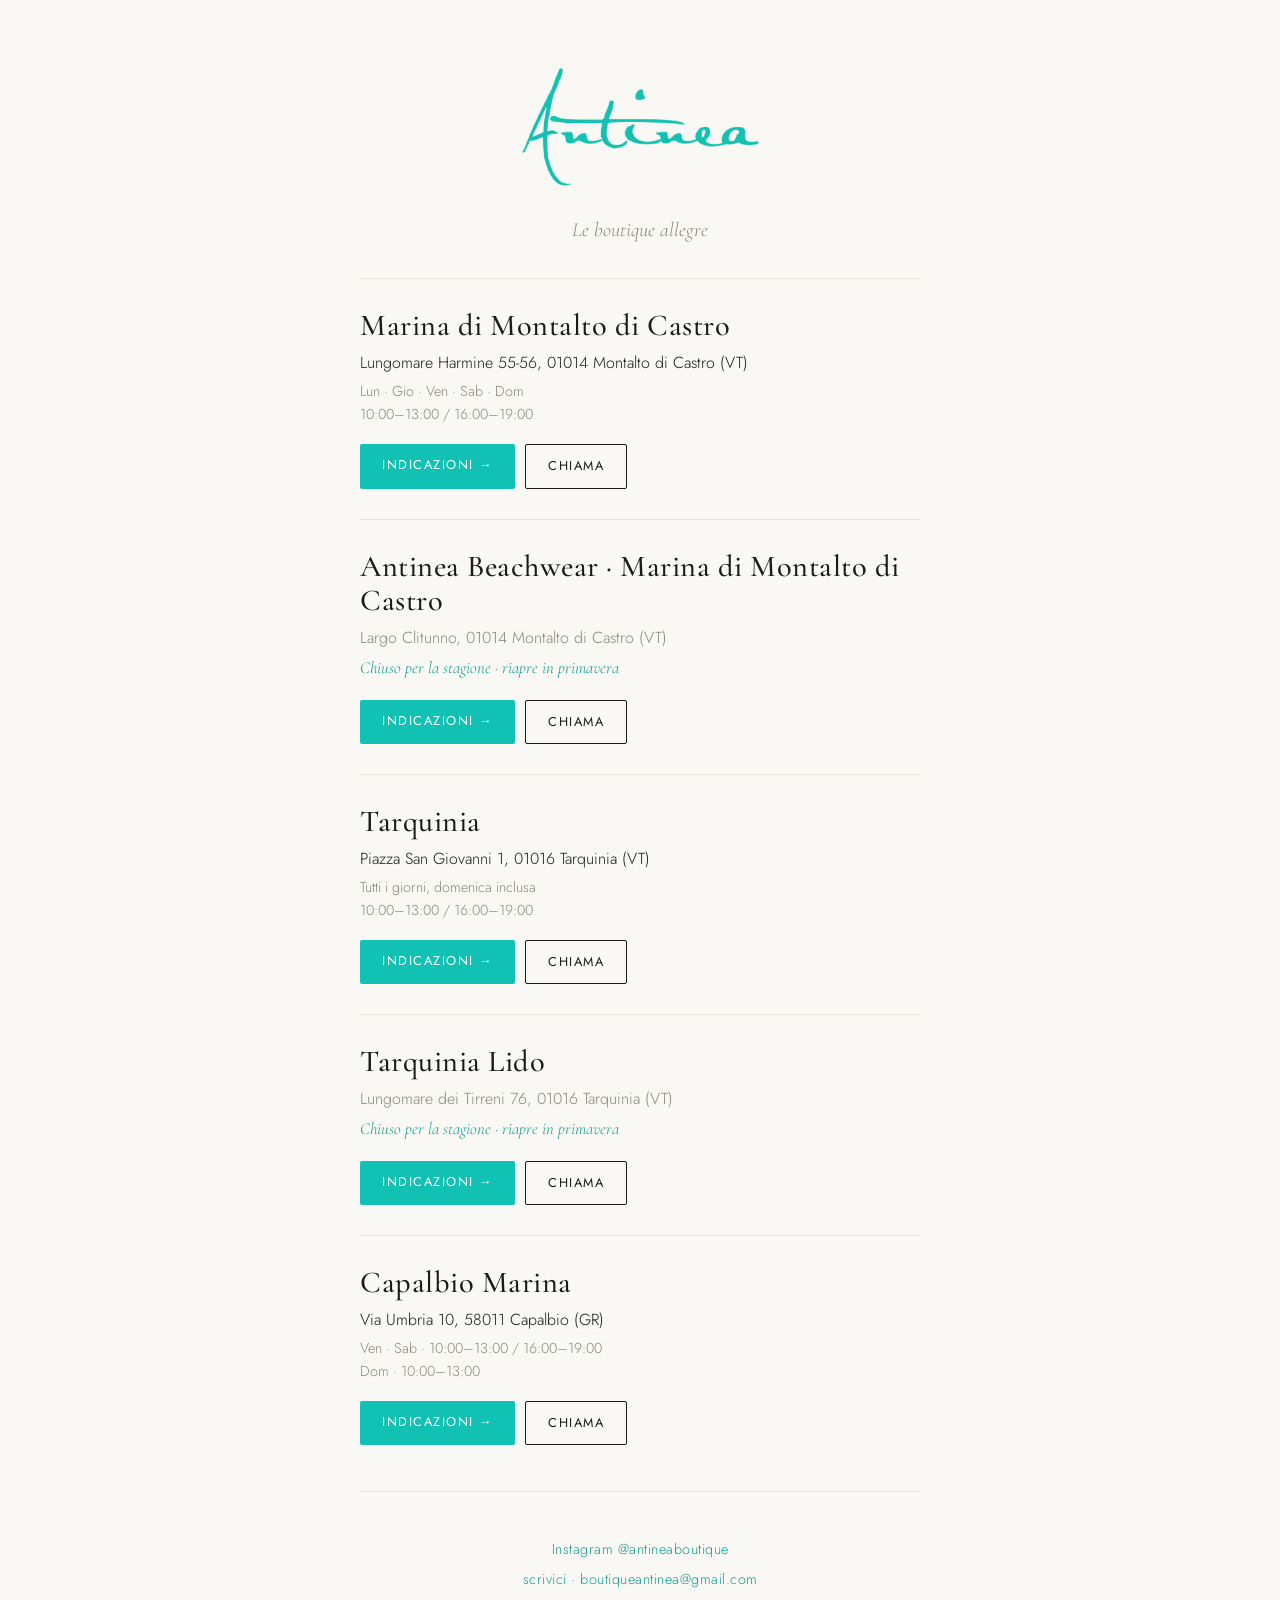
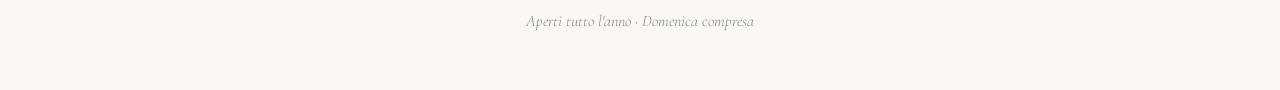
<file: index.html>
<!DOCTYPE html>
<html lang="it">
<head>
  <meta charset="utf-8">
  <meta name="viewport" content="width=device-width, initial-scale=1">
  <title>Antinea Boutique — Le nostre sedi</title>
  <meta name="description" content="Antinea Boutique — indirizzi e indicazioni stradali dei negozi sul mare: Marina di Montalto di Castro, Tarquinia, Tarquinia Lido, Capalbio Scalo.">
  <link rel="preconnect" href="https://fonts.googleapis.com">
  <link rel="preconnect" href="https://fonts.gstatic.com" crossorigin>
  <link href="https://fonts.googleapis.com/css2?family=Cormorant+Garamond:wght@400;500;600&family=Jost:wght@300;400;500&display=swap" rel="stylesheet">
  <link rel="stylesheet" href="stile.css">
</head>
<body>
  <header>
    <img src="img/logo.png" alt="Antinea Boutique" class="logo">
    <p class="sottotitolo">Le boutique allegre</p>
  </header>

  <main id="sedi"><!-- le schede vengono generate da script.js --></main>

  <footer>
    <a class="social" href="https://www.instagram.com/antineaboutique/" target="_blank" rel="noopener">Instagram&nbsp;@antineaboutique</a>
    <a class="social" id="email-link" href="#">scrivici via email</a>
    <p class="nota-footer">Aperti tutto l'anno · Domenica compresa</p>
  </footer>

  <script src="script.js?v=6"></script>
</body>
</html>
</file>
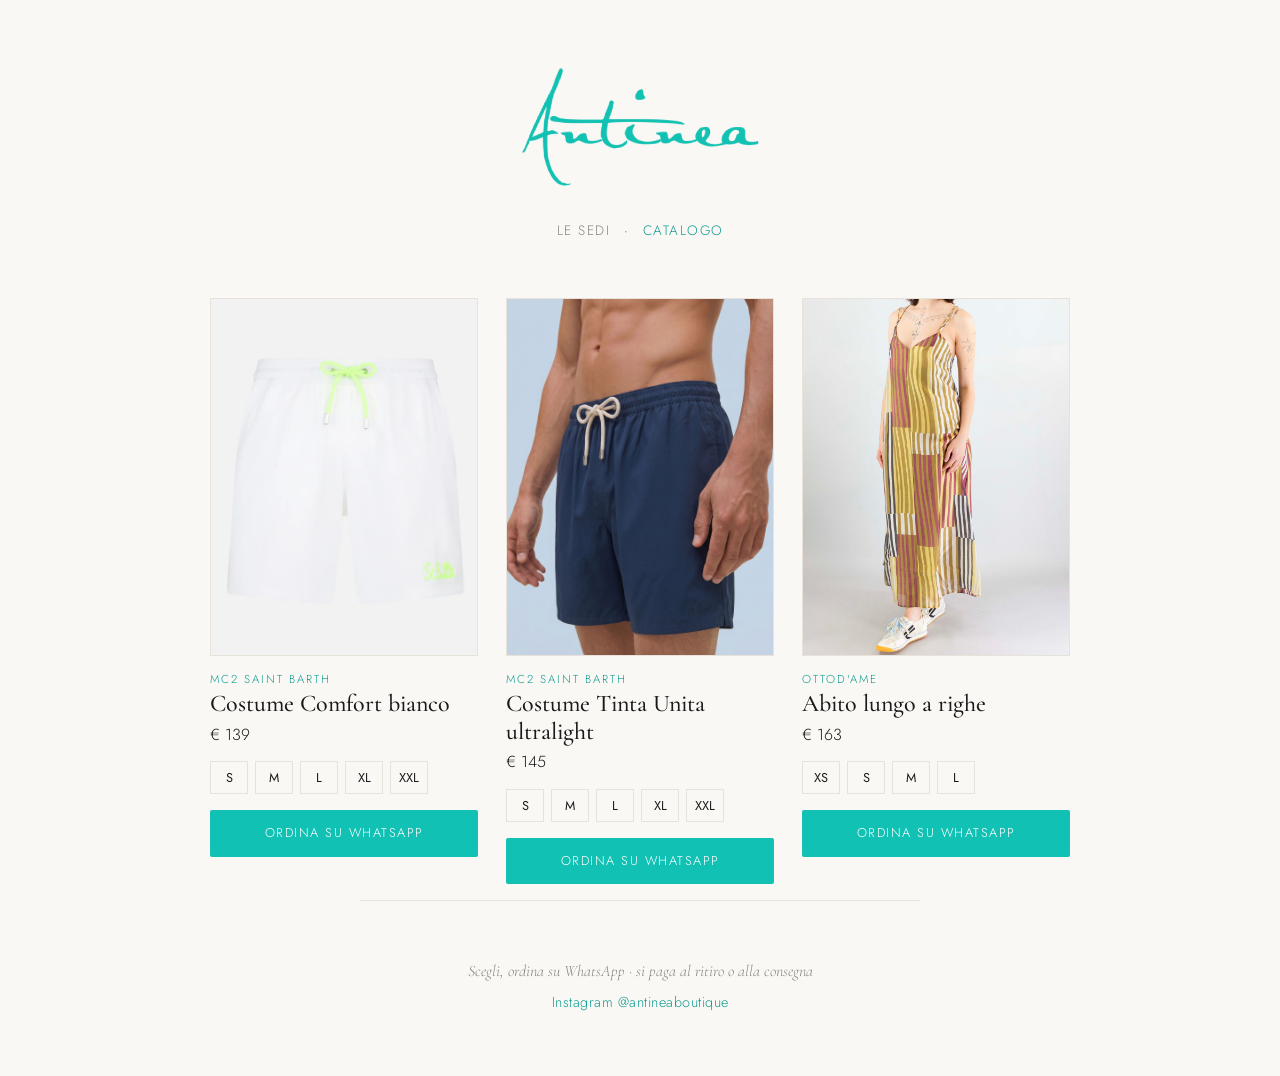
<file: catalogo-disattivato.html>
<!DOCTYPE html>
<html lang="it">
<head>
  <meta charset="utf-8">
  <meta name="viewport" content="width=device-width, initial-scale=1">
  <title>Antinea Boutique — Catalogo</title>
  <meta name="description" content="Catalogo Antinea Boutique: ordina facilmente via WhatsApp. MC2 Saint Barth, Ottod'Ame e altro.">
  <link rel="preconnect" href="https://fonts.googleapis.com">
  <link rel="preconnect" href="https://fonts.gstatic.com" crossorigin>
  <link href="https://fonts.googleapis.com/css2?family=Cormorant+Garamond:wght@400;500;600&family=Jost:wght@300;400;500&display=swap" rel="stylesheet">
  <link rel="stylesheet" href="stile.css">
</head>
<body>
  <header>
    <img src="img/logo.png" alt="Antinea Boutique" class="logo">
    <nav class="menu">
      <a href="index.html">Le sedi</a>
      <span>·</span>
      <a href="catalogo.html" class="attivo">Catalogo</a>
    </nav>
  </header>

  <main id="catalogo" class="griglia-prodotti"><!-- generato da catalogo.js --></main>

  <footer>
    <p class="nota-footer">Scegli, ordina su WhatsApp · si paga al ritiro o alla consegna</p>
    <a class="social" href="https://www.instagram.com/antineaboutique/" target="_blank" rel="noopener">Instagram&nbsp;@antineaboutique</a>
  </footer>

  <script src="catalogo.js"></script>
</body>
</html>
</file>
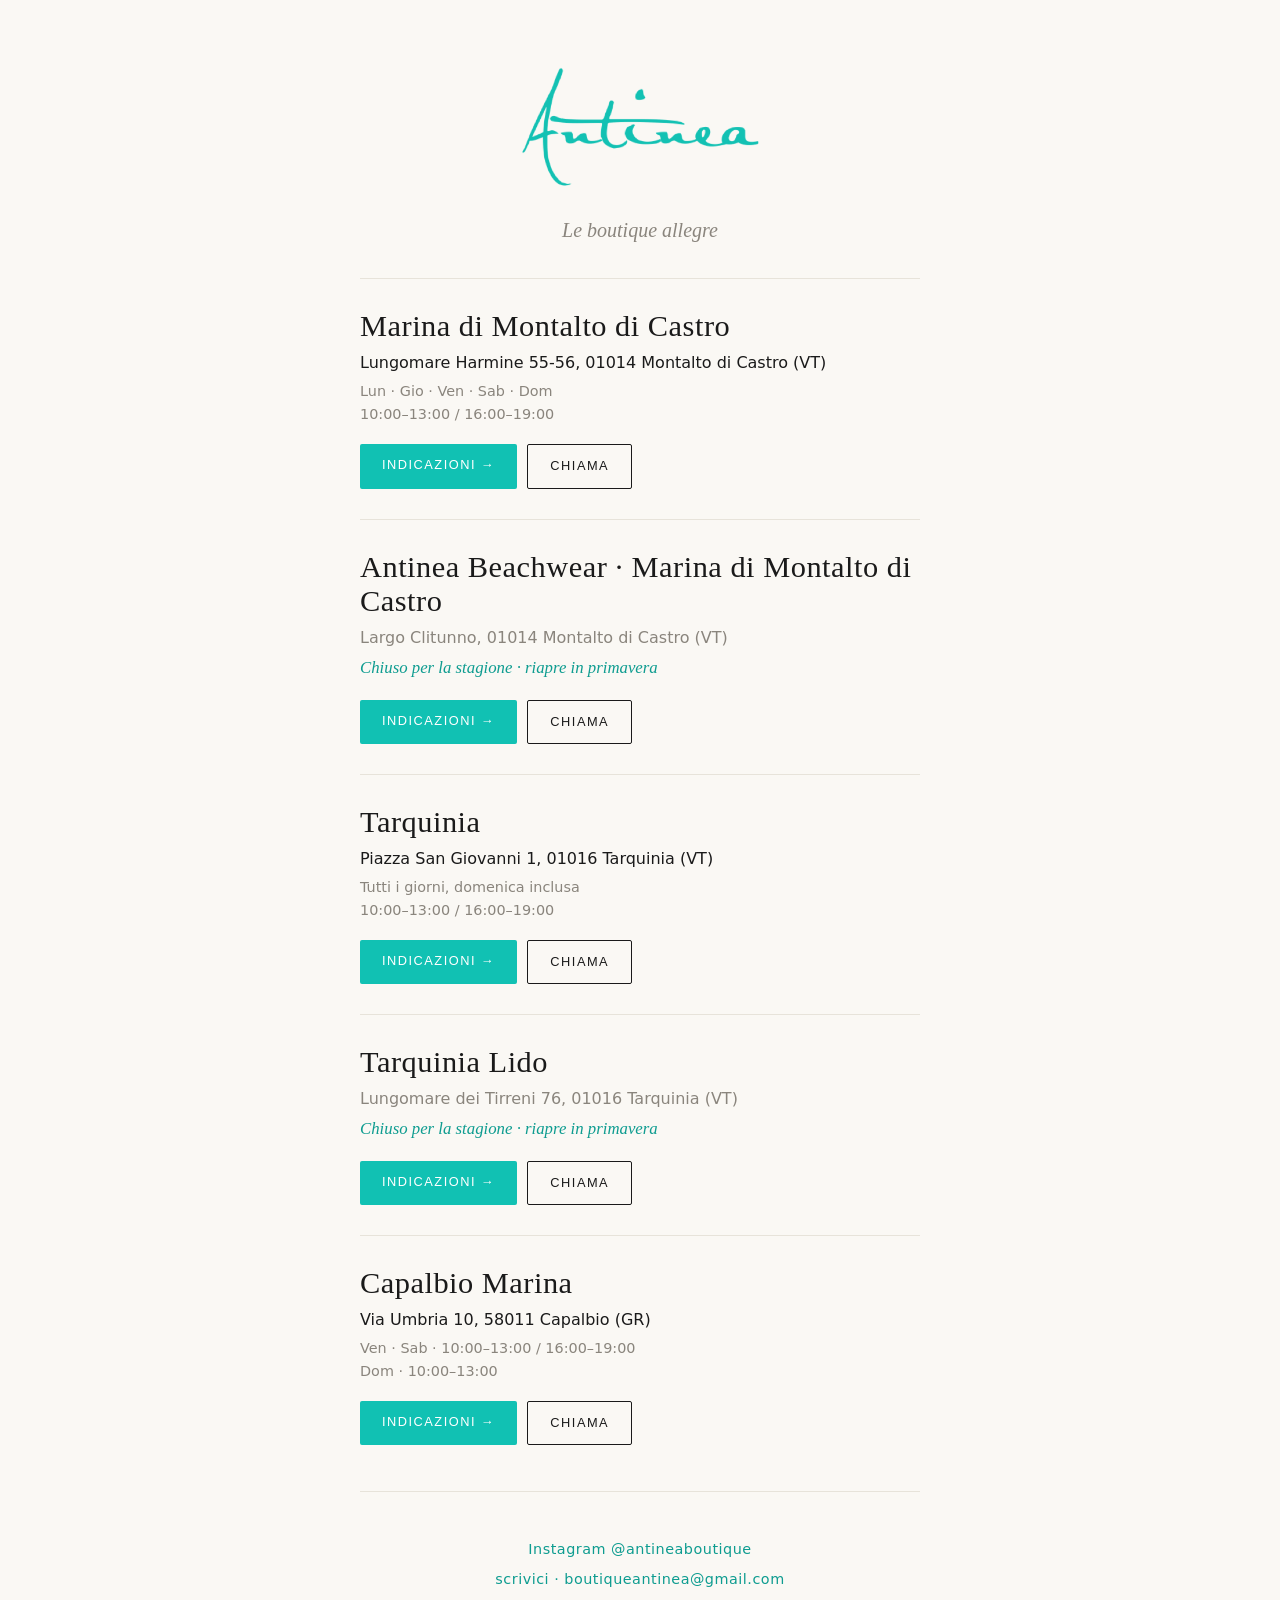
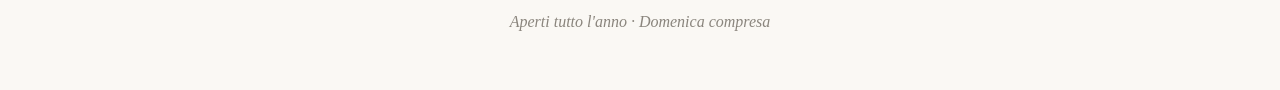
<file: catalogo.html>
<!DOCTYPE html>
<html lang="it">
<head>
  <meta charset="utf-8">
  <!-- Vendita online momentaneamente disattivata: reindirizza alla home -->
  <meta http-equiv="refresh" content="0; url=./">
  <link rel="canonical" href="https://antineaboutique.it/">
  <title>Antinea Boutique</title>
</head>
<body>
  <p>Reindirizzamento in corso… <a href="./">Vai al sito</a></p>
</body>
</html>
</file>
<file: stile.css>
/* ---------- palette dal logo ----------
   turchese  #11c1b3
   crema     #faf8f4
   inchiostro#1a1a1a
----------------------------------------- */
:root {
  --turchese: #11c1b3;
  --turchese-scuro: #0e9c90;
  --crema: #faf8f4;
  --inchiostro: #1a1a1a;
  --grigio: #8a857d;
  --hairline: #e7e3da;
}

* { margin: 0; padding: 0; box-sizing: border-box; }

body {
  background: var(--crema);
  color: var(--inchiostro);
  font-family: "Jost", system-ui, sans-serif;
  font-weight: 300;
  line-height: 1.6;
  -webkit-font-smoothing: antialiased;
  padding: 0 24px;
}

/* contenitore stretto e centrato */
header, main, footer {
  max-width: 560px;
  margin: 0 auto;
}

/* ---------- intestazione ---------- */
header {
  text-align: center;
  padding: 56px 0 32px;
}

.logo {
  width: 220px;
  max-width: 70%;
  height: auto;
}

.sottotitolo {
  font-family: "Cormorant Garamond", Georgia, serif;
  font-size: 1.25rem;
  font-style: italic;
  color: var(--grigio);
  margin-top: 10px;
}

/* ---------- schede negozi ---------- */
.sede {
  padding: 30px 0;
  border-top: 1px solid var(--hairline);
}

.sede h2 {
  font-family: "Cormorant Garamond", Georgia, serif;
  font-weight: 500;
  font-size: 1.9rem;
  letter-spacing: 0.5px;
  line-height: 1.15;
}

.indirizzo {
  margin-top: 6px;
  color: var(--inchiostro);
}

.orari {
  margin-top: 4px;
  font-size: 0.9rem;
  color: var(--grigio);
}

/* sede chiusa per la stagione */
.sede.chiusa .indirizzo { color: var(--grigio); }
.chiuso-nota {
  font-family: "Cormorant Garamond", Georgia, serif;
  font-style: italic;
  font-size: 1.05rem;
  color: var(--turchese-scuro);
}

/* segnale discreto per i dati non verificati */
.da-confermare {
  display: inline-block;
  font-family: "Jost", sans-serif;
  font-size: 0.62rem;
  letter-spacing: 1px;
  text-transform: uppercase;
  color: var(--turchese-scuro);
  border: 1px solid var(--turchese);
  border-radius: 999px;
  padding: 1px 8px;
  margin-left: 6px;
  vertical-align: middle;
  white-space: nowrap;
}

/* ---------- pulsanti ---------- */
.azioni {
  margin-top: 18px;
  display: flex;
  gap: 10px;
  flex-wrap: wrap;
}

.btn {
  font-family: "Jost", sans-serif;
  font-size: 0.8rem;
  font-weight: 400;
  letter-spacing: 1.5px;
  text-transform: uppercase;
  text-decoration: none;
  padding: 11px 22px;
  border-radius: 2px;
  transition: all 0.2s ease;
}

.btn-primario {
  background: var(--turchese);
  color: #fff;
}
.btn-primario:hover { background: var(--turchese-scuro); }

.btn-secondario {
  background: transparent;
  color: var(--inchiostro);
  border: 1px solid var(--inchiostro);
}
.btn-secondario:hover {
  background: var(--inchiostro);
  color: var(--crema);
}

/* ---------- footer ---------- */
footer {
  text-align: center;
  padding: 40px 0 56px;
  margin-top: 16px;
  border-top: 1px solid var(--hairline);
}

.social {
  display: block;
  color: var(--turchese-scuro);
  text-decoration: none;
  font-size: 0.9rem;
  letter-spacing: 0.5px;
  margin: 6px 0;
}
.social:hover { text-decoration: underline; }

.nota-footer {
  font-family: "Cormorant Garamond", Georgia, serif;
  font-style: italic;
  color: var(--grigio);
  margin-top: 18px;
  font-size: 1rem;
}

/* ---------- menu sedi / catalogo ---------- */
.menu {
  margin-top: 16px;
  font-size: 0.85rem;
  letter-spacing: 1.5px;
  text-transform: uppercase;
}
.menu a {
  color: var(--grigio);
  text-decoration: none;
  padding: 0 8px;
}
.menu a.attivo { color: var(--turchese-scuro); }
.menu a:hover { color: var(--inchiostro); }

/* ---------- catalogo prodotti ---------- */
.griglia-prodotti {
  display: grid;
  grid-template-columns: 1fr;
  gap: 40px 28px;
  padding-top: 24px;
}

.prodotto { text-align: left; }

.foto-wrap {
  background: #fff;
  border: 1px solid var(--hairline);
  aspect-ratio: 3 / 4;
  overflow: hidden;
  margin-bottom: 14px;
}
.foto-wrap img {
  width: 100%;
  height: 100%;
  object-fit: cover;
  display: block;
}

.marca {
  font-size: 0.72rem;
  letter-spacing: 2px;
  text-transform: uppercase;
  color: var(--turchese-scuro);
}
.nome {
  font-family: "Cormorant Garamond", Georgia, serif;
  font-weight: 500;
  font-size: 1.5rem;
  line-height: 1.15;
  margin: 2px 0 4px;
}
.prezzo {
  font-size: 1rem;
  color: var(--inchiostro);
  margin-bottom: 14px;
}

.taglie {
  display: flex;
  flex-wrap: wrap;
  gap: 7px;
  margin-bottom: 16px;
}
.taglia {
  font-family: "Jost", sans-serif;
  font-size: 0.8rem;
  min-width: 38px;
  padding: 6px 4px;
  background: transparent;
  border: 1px solid var(--hairline);
  color: var(--inchiostro);
  cursor: pointer;
  transition: all 0.15s ease;
}
.taglia:hover { border-color: var(--turchese); }
.taglia.scelta {
  background: var(--inchiostro);
  color: #fff;
  border-color: var(--inchiostro);
}

.btn-ordina {
  display: inline-block;
  width: 100%;
  text-align: center;
  background: var(--turchese);
  color: #fff;
  text-decoration: none;
  font-size: 0.8rem;
  letter-spacing: 1.5px;
  text-transform: uppercase;
  padding: 13px 18px;
  border-radius: 2px;
  transition: background 0.2s ease;
}
.btn-ordina:hover { background: var(--turchese-scuro); }

/* ---------- desktop ---------- */
@media (min-width: 600px) {
  .logo { width: 260px; }
  header, footer { max-width: 560px; }
  main.griglia-prodotti { max-width: 860px; }
  .griglia-prodotti { grid-template-columns: 1fr 1fr 1fr; }
}
</file>
